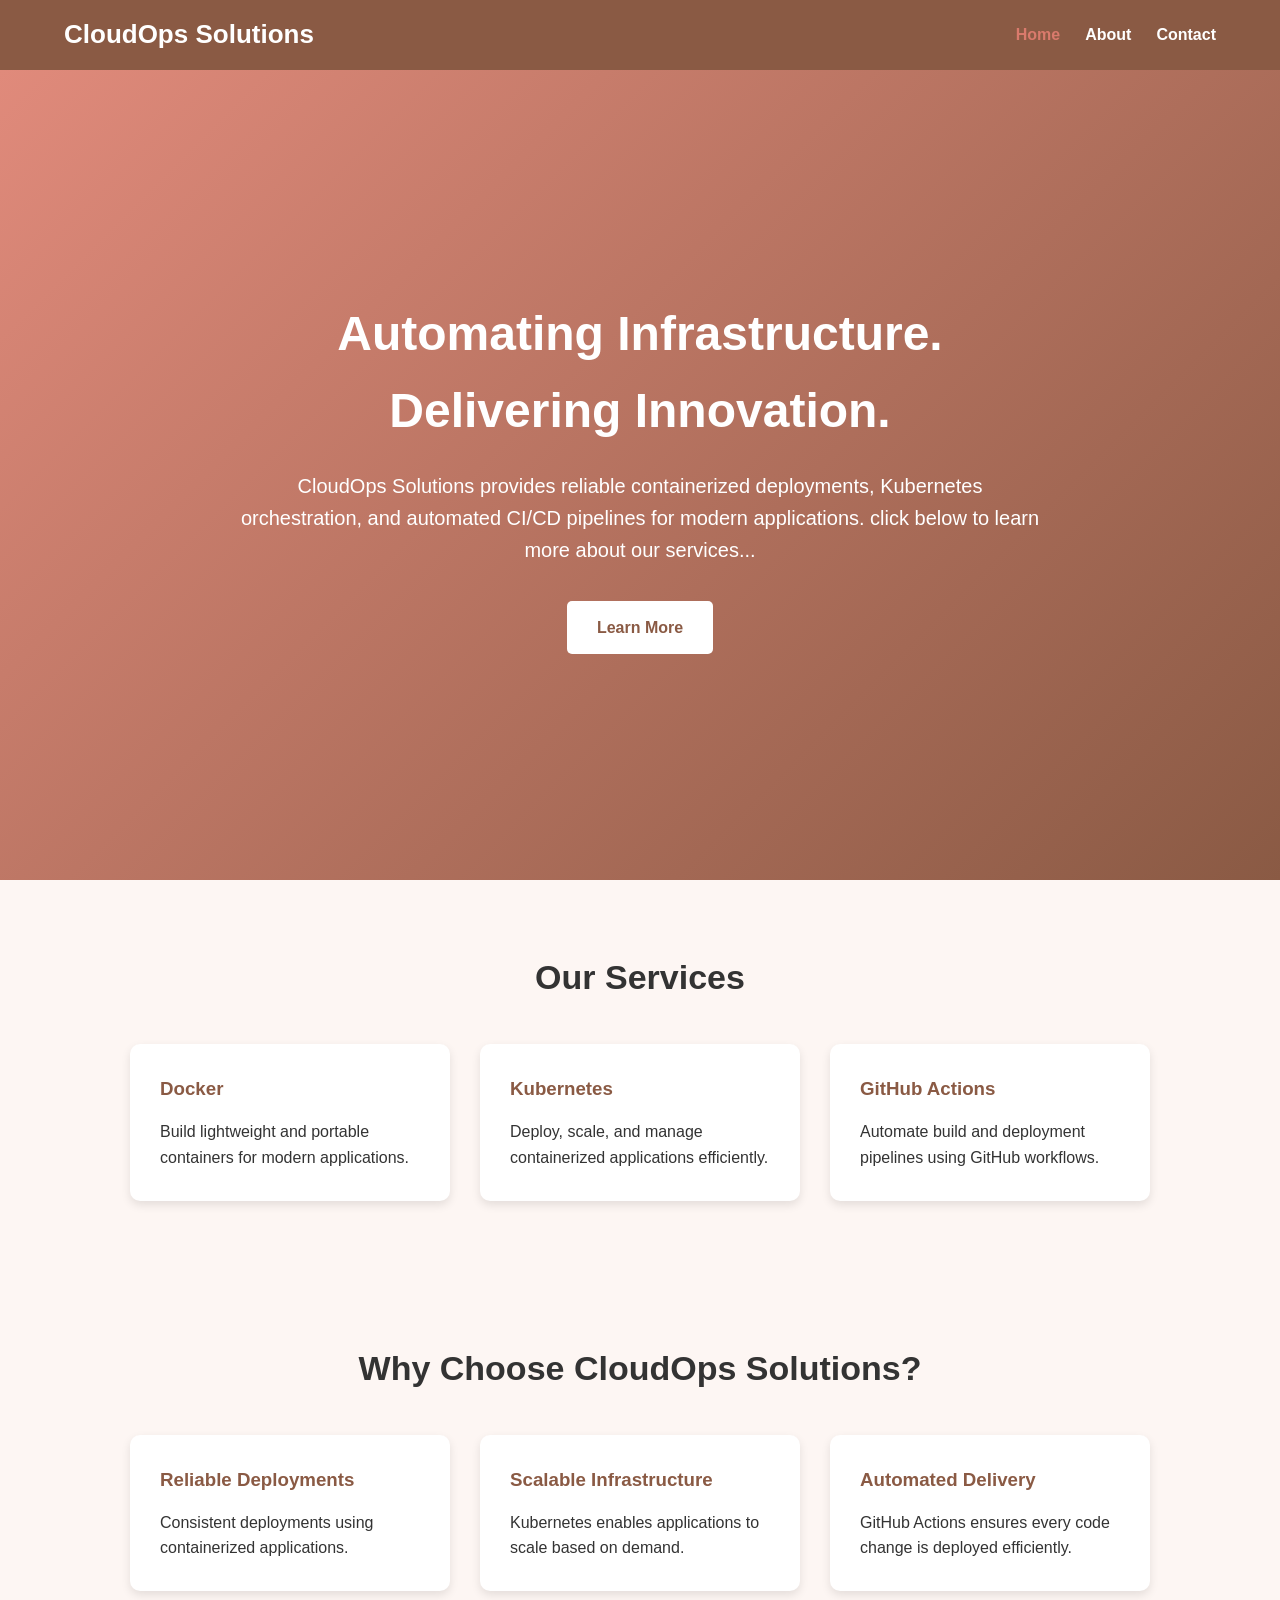
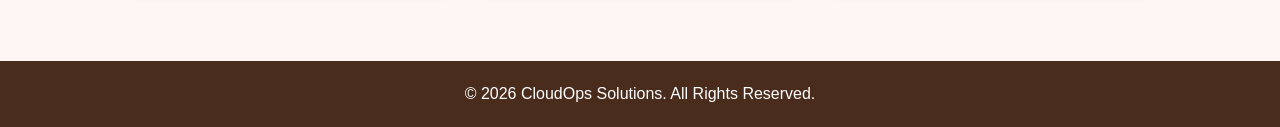
<file: index.html>
<!DOCTYPE html>
<html lang="en">
<head>
    <meta charset="UTF-8">
    <meta name="viewport" content="width=device-width, initial-scale=1.0">
    <title>CloudOps Solutions</title>

    <link rel="stylesheet" href="css/style.css">
</head>

<body>

    <!-- Header -->
    <header>
        <nav class="navbar">

            <div class="logo">
                CloudOps Solutions
            </div>

            <ul class="nav-links">
                <li><a href="index.html" class="active">Home</a></li>
                <li><a href="about.html">About</a></li>
                <li><a href="contact.html">Contact</a></li>
            </ul>

        </nav>
    </header>

    <!-- Hero Section -->
    <section class="hero">

        <div class="hero-content">

            <h1>Automating Infrastructure. Delivering Innovation.</h1>

            <p>
                CloudOps Solutions provides reliable containerized deployments,
                Kubernetes orchestration, and automated CI/CD pipelines
                for modern applications.

                click below to learn more about our services...
            </p>

            <a href="about.html" class="btn">
                Learn More
            </a>

        </div>

    </section>

    <!-- Services -->
    <section class="services">

        <h2>Our Services</h2>

        <div class="service-container">

            <div class="service-card">
                <h3>Docker</h3>
                <p>
                    Build lightweight and portable containers for modern applications.
                </p>
            </div>

            <div class="service-card">
                <h3>Kubernetes</h3>
                <p>
                    Deploy, scale, and manage containerized applications efficiently.
                </p>
            </div>

            <div class="service-card">
                <h3>GitHub Actions</h3>
                <p>
                    Automate build and deployment pipelines using GitHub workflows.
                </p>
            </div>

        </div>

    </section>

    <!-- Why Choose Us -->
    <section class="why-us">

        <h2>Why Choose CloudOps Solutions?</h2>

        <div class="why-container">

            <div class="why-item">
                <h3>Reliable Deployments</h3>
                <p>
                    Consistent deployments using containerized applications.
                </p>
            </div>

            <div class="why-item">
                <h3>Scalable Infrastructure</h3>
                <p>
                    Kubernetes enables applications to scale based on demand.
                </p>
            </div>

            <div class="why-item">
                <h3>Automated Delivery</h3>
                <p>
                    GitHub Actions ensures every code change is deployed efficiently.
                </p>
            </div>

        </div>

    </section>

    <!-- Footer -->
    <footer>

        <p>
            © 2026 CloudOps Solutions. All Rights Reserved.
        </p>

    </footer>

    <script src="js/script.js"></script>

</body>
</html>
</file>
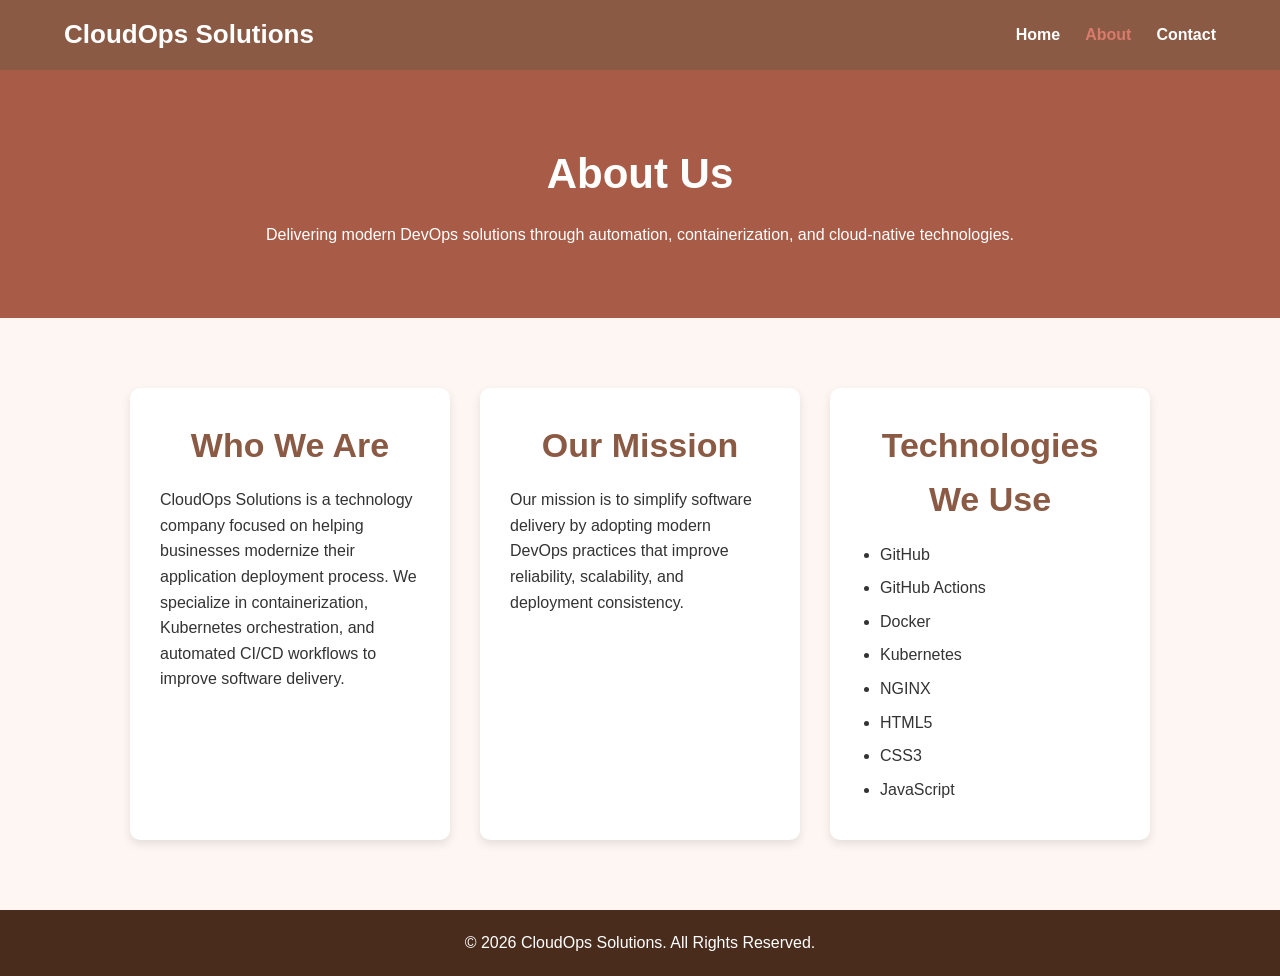
<file: about.html>
<!DOCTYPE html>
<html lang="en">
<head>
    <meta charset="UTF-8">
    <meta name="viewport" content="width=device-width, initial-scale=1.0">
    <title>About - CloudOps Solutions</title>

    <link rel="stylesheet" href="css/style.css">
</head>

<body>

    <!-- Header -->
    <header>
        <nav class="navbar">

            <div class="logo">
                CloudOps Solutions
            </div>

            <ul class="nav-links">
                <li><a href="index.html">Home</a></li>
                <li><a href="about.html" class="active">About</a></li>
                <li><a href="contact.html">Contact</a></li>
            </ul>

        </nav>
    </header>

    <!-- About Section -->
    <section class="page-banner">

        <h1>About Us</h1>

        <p>
            Delivering modern DevOps solutions through automation,
            containerization, and cloud-native technologies.
        </p>

    </section>

    <section class="about-content">

        <div class="about-card">

            <h2>Who We Are</h2>

            <p>
                CloudOps Solutions is a technology company focused on helping
                businesses modernize their application deployment process.
                We specialize in containerization, Kubernetes orchestration,
                and automated CI/CD workflows to improve software delivery.
            </p>

        </div>

        <div class="about-card">

            <h2>Our Mission</h2>

            <p>
                Our mission is to simplify software delivery by adopting
                modern DevOps practices that improve reliability,
                scalability, and deployment consistency.
            </p>

        </div>

        <div class="about-card">

            <h2>Technologies We Use</h2>

            <ul class="tech-list">
                <li>GitHub</li>
                <li>GitHub Actions</li>
                <li>Docker</li>
                <li>Kubernetes</li>
                <li>NGINX</li>
                <li>HTML5</li>
                <li>CSS3</li>
                <li>JavaScript</li>
            </ul>

        </div>

    </section>

    <!-- Footer -->
    <footer>

        <p>
            © 2026 CloudOps Solutions. All Rights Reserved.
        </p>

    </footer>

    <script src="js/script.js"></script>

</body>
</html>
</file>
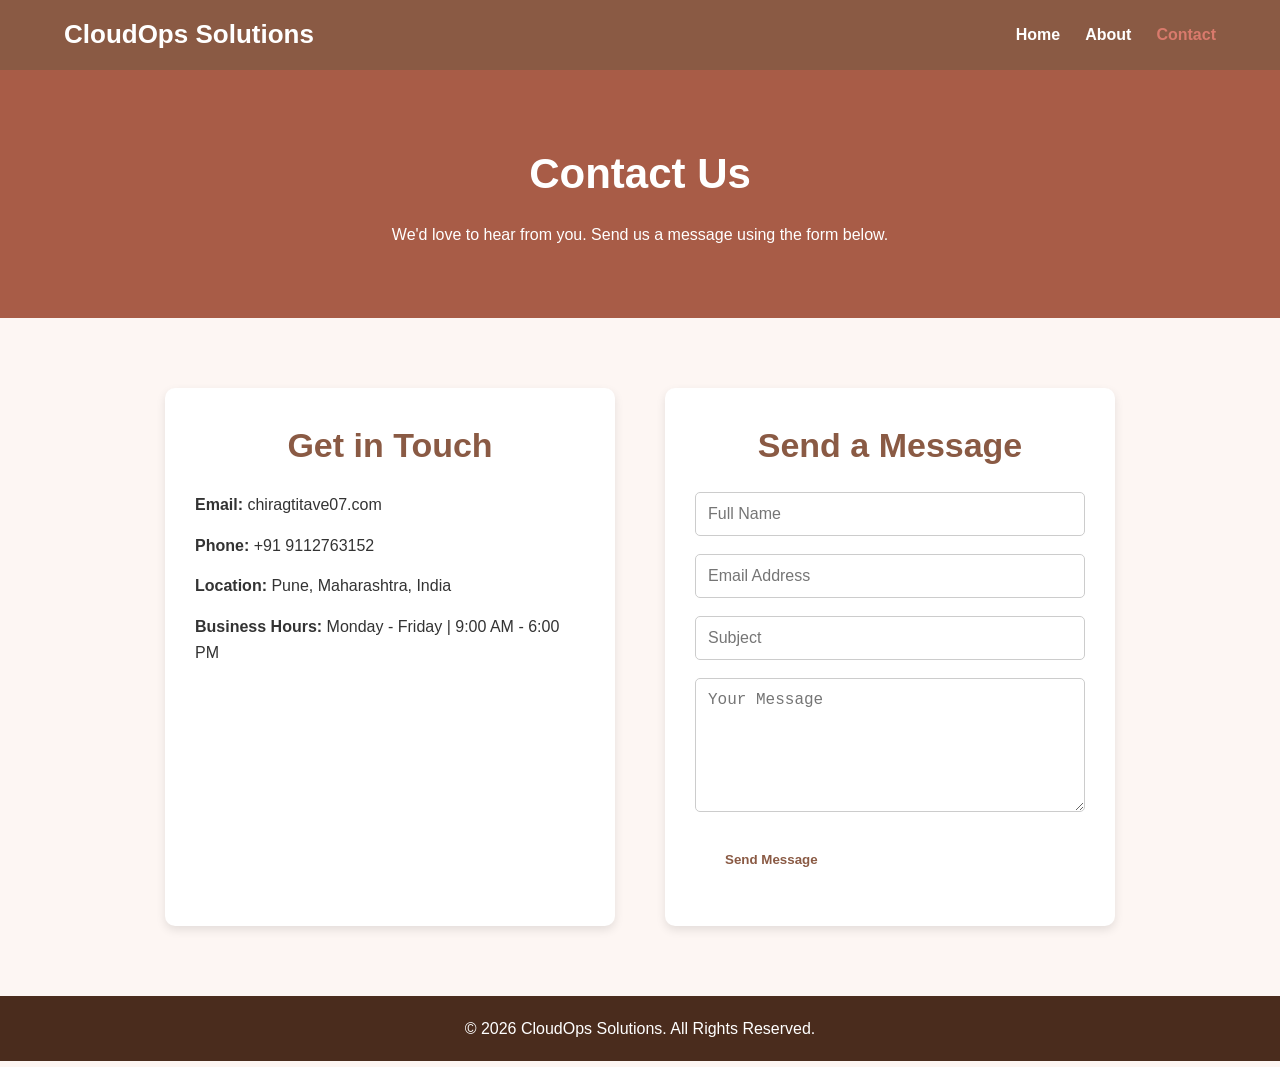
<file: contact.html>
<!DOCTYPE html>
<html lang="en">
<head>
    <meta charset="UTF-8">
    <meta name="viewport" content="width=device-width, initial-scale=1.0">
    <title>Contact - CloudOps Solutions</title>

    <link rel="stylesheet" href="css/style.css">
</head>

<body>

    <!-- Header -->
    <header>
        <nav class="navbar">

            <div class="logo">
                CloudOps Solutions
            </div>

            <ul class="nav-links">
                <li><a href="index.html">Home</a></li>
                <li><a href="about.html">About</a></li>
                <li><a href="contact.html" class="active">Contact</a></li>
            </ul>

        </nav>
    </header>

    <!-- Page Banner -->
    <section class="page-banner">

        <h1>Contact Us</h1>

        <p>
            We'd love to hear from you. Send us a message using the form below.
        </p>

    </section>

    <!-- Contact Section -->
    <section class="contact-section">

        <div class="contact-info">

            <h2>Get in Touch</h2>

            <p><strong>Email:</strong> chiragtitave07.com</p>
            <p><strong>Phone:</strong> +91 9112763152</p>
            <p><strong>Location:</strong> Pune, Maharashtra, India</p>
            <p><strong>Business Hours:</strong> Monday - Friday | 9:00 AM - 6:00 PM</p>

        </div>

        <div class="contact-form">

            <h2>Send a Message</h2>

            <form id="contactForm">

                <input
                    type="text"
                    id="name"
                    placeholder="Full Name"
                    required
                >

                <input
                    type="email"
                    id="email"
                    placeholder="Email Address"
                    required
                >

                <input
                    type="text"
                    id="subject"
                    placeholder="Subject"
                    required
                >

                <textarea
                    id="message"
                    rows="6"
                    placeholder="Your Message"
                    required
                ></textarea>

                <button type="submit" class="btn">
                    Send Message
                </button>

            </form>

            <p id="formMessage"></p>

        </div>

    </section>

    <!-- Footer -->
    <footer>

        <p>
            © 2026 CloudOps Solutions. All Rights Reserved.
        </p>

    </footer>

    <script src="js/script.js"></script>

</body>
</html
</file>
<file: css/style.css>
/* ===========================
   Global Styles
=========================== */

* {
    margin: 0;
    padding: 0;
    box-sizing: border-box;
}

body {
    font-family: Arial, Helvetica, sans-serif;
    line-height: 1.6;
    background-color: #fdf6f3;
    color: #333;
}

a {
    text-decoration: none;
}

ul {
    list-style: none;
}

/* ===========================
   Navigation
=========================== */

header {
    background-color: #8a5a44;
    color: white;
    position: sticky;
    top: 0;
    z-index: 1000;
}

.navbar {
    width: 90%;
    max-width: 1200px;
    margin: auto;
    height: 70px;

    display: flex;
    justify-content: space-between;
    align-items: center;
}

.logo {
    font-size: 26px;
    font-weight: bold;
}

.nav-links {
    display: flex;
    gap: 25px;
}

.nav-links a {
    color: white;
    font-weight: bold;
    transition: 0.3s;
}

.nav-links a:hover,
.nav-links .active {
    color: #d97a6c;
}

/* ===========================
   Hero Section
=========================== */

.hero {
    height: 90vh;

    display: flex;
    justify-content: center;
    align-items: center;

    text-align: center;

    background: linear-gradient(135deg, #e08a7b, #8a5a44);

    color: white;
}

.hero-content {
    width: 80%;
    max-width: 800px;
}

.hero h1 {
    font-size: 48px;
    margin-bottom: 20px;
}

.hero p {
    font-size: 20px;
    margin-bottom: 35px;
}

/* ===========================
   Buttons
=========================== */

.btn {
    display: inline-block;

    background-color: white;
    color: #8a5a44;

    padding: 14px 30px;

    border-radius: 5px;

    font-weight: bold;

    transition: 0.3s;
}

.btn:hover {
    background-color: #d97a6c;
    color: black;
}

/* ===========================
   Common Sections
=========================== */

section {
    padding: 70px 10%;
}

section h2 {
    text-align: center;
    margin-bottom: 40px;
    font-size: 34px;
}

/* ===========================
   Cards
=========================== */

.service-container,
.why-container,
.about-content {
    display: flex;
    flex-wrap: wrap;
    gap: 30px;
    justify-content: center;
}

.service-card,
.why-item,
.about-card {
    background: white;
    padding: 30px;
    border-radius: 10px;
    width: 320px;

    box-shadow: 0 4px 10px rgba(0,0,0,0.1);

    transition: 0.3s;
}

.service-card:hover,
.why-item:hover,
.about-card:hover {
    transform: translateY(-8px);
}

.service-card h3,
.why-item h3,
.about-card h2 {
    margin-bottom: 15px;
    color: #8a5a44;
}

/* ===========================
   Tech List
=========================== */

.tech-list {
    margin-top: 15px;
    padding-left: 20px;
}

.tech-list li {
    list-style: disc;
    margin-bottom: 8px;
}

/* ===========================
   Page Banner
=========================== */

.page-banner {
    background-color: #a85c47;
    color: white;
    text-align: center;
}

.page-banner h1 {
    font-size: 42px;
    margin-bottom: 15px;
}

/* ===========================
   Contact
=========================== */

.contact-section {
    display: flex;
    flex-wrap: wrap;
    gap: 50px;
    justify-content: center;
}

.contact-info,
.contact-form {
    background: white;
    padding: 30px;
    border-radius: 10px;
    width: 450px;

    box-shadow: 0 4px 10px rgba(0,0,0,0.1);
}

.contact-info h2,
.contact-form h2 {
    margin-bottom: 20px;
    color: #8a5a44;
}

.contact-info p {
    margin-bottom: 15px;
}

.contact-form input,
.contact-form textarea {
    width: 100%;
    padding: 12px;
    margin-bottom: 18px;

    border: 1px solid #ccc;
    border-radius: 5px;

    font-size: 16px;
}

.contact-form textarea {
    resize: vertical;
}

.contact-form button {
    border: none;
    cursor: pointer;
}

#formMessage {
    margin-top: 15px;
    font-weight: bold;
    color: green;
}

/* ===========================
   Footer
=========================== */

footer {
    background-color: #4a2c1d;
    color: white;

    text-align: center;

    padding: 20px;
}

/* ===========================
   Responsive Design
=========================== */

@media (max-width: 768px) {

    .navbar {
        flex-direction: column;
        height: auto;
        padding: 20px 0;
    }

    .nav-links {
        margin-top: 15px;
        flex-direction: column;
        align-items: center;
        gap: 12px;
    }

    .hero {
        height: auto;
        padding: 80px 20px;
    }

    .hero h1 {
        font-size: 34px;
    }

    .hero p {
        font-size: 18px;
    }

    .contact-info,
    .contact-form,
    .service-card,
    .why-item,
    .about-card {
        width: 100%;
    }

}
</file>
